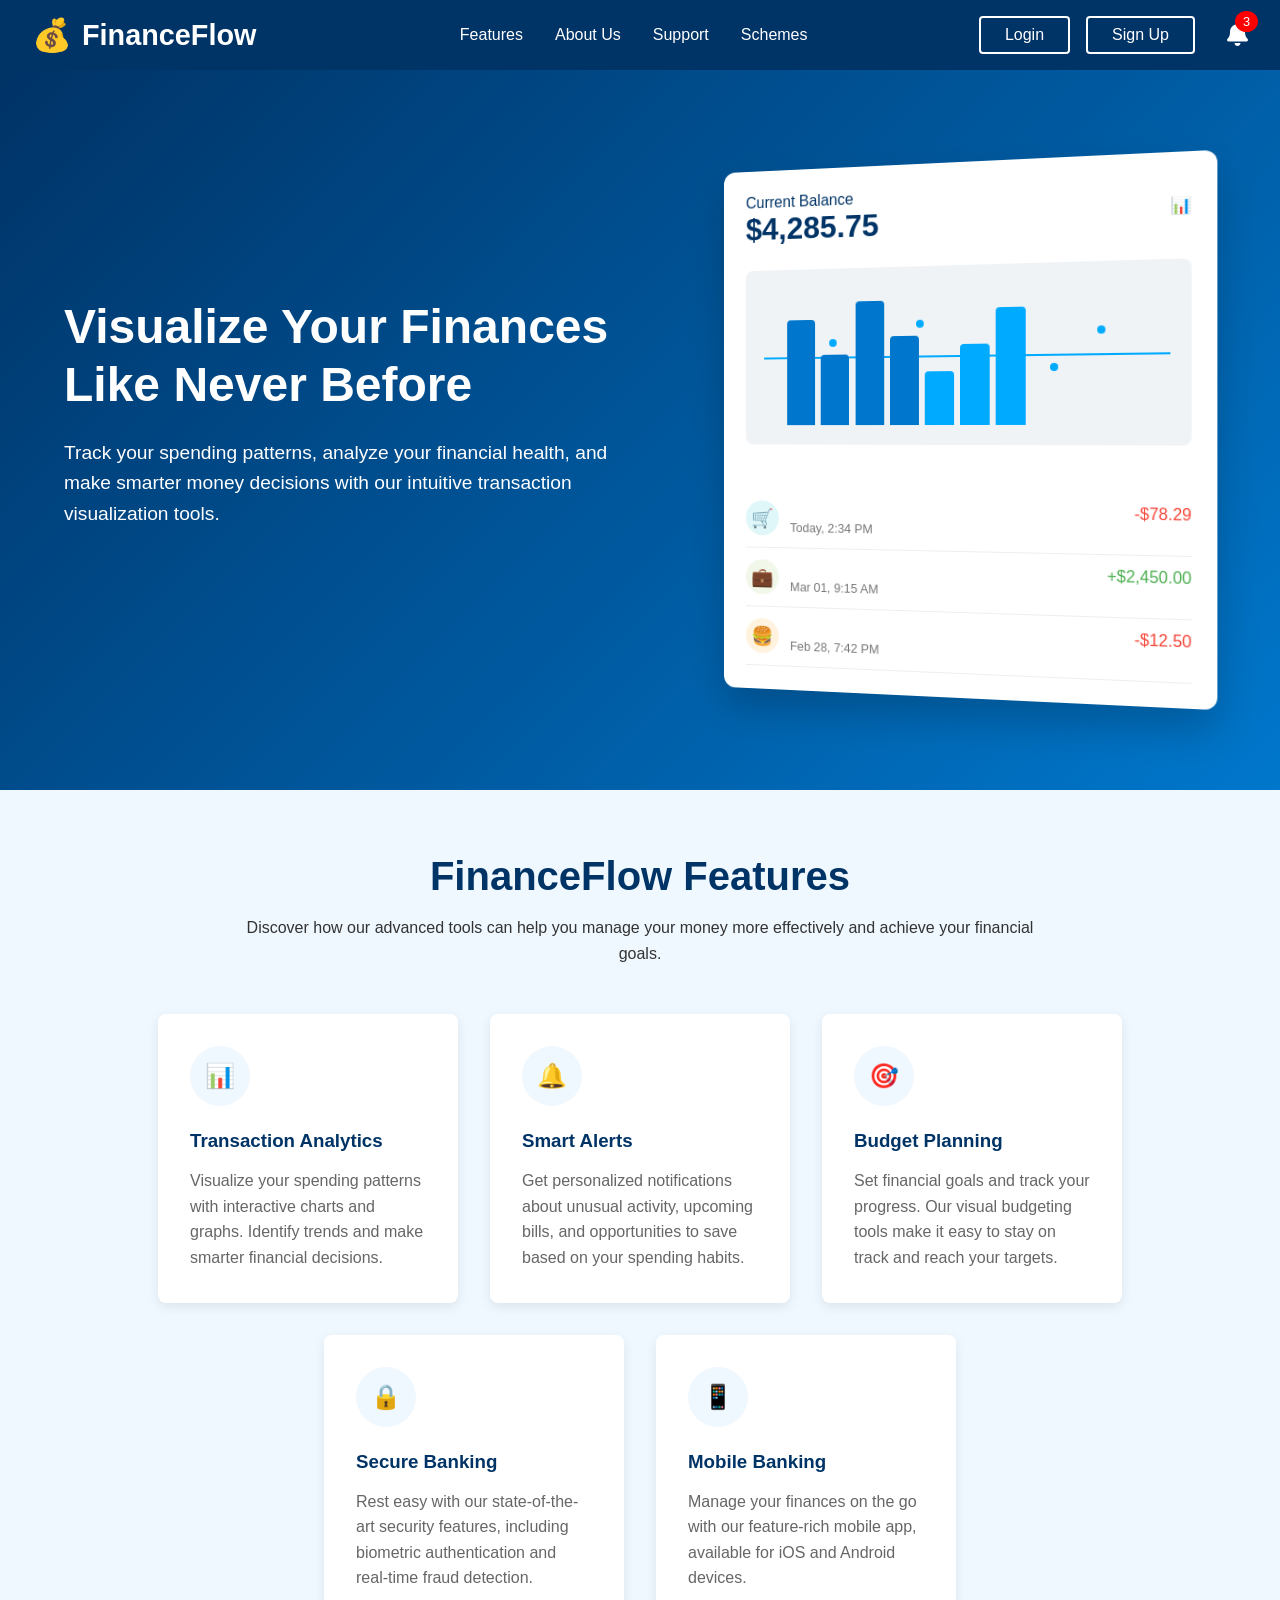
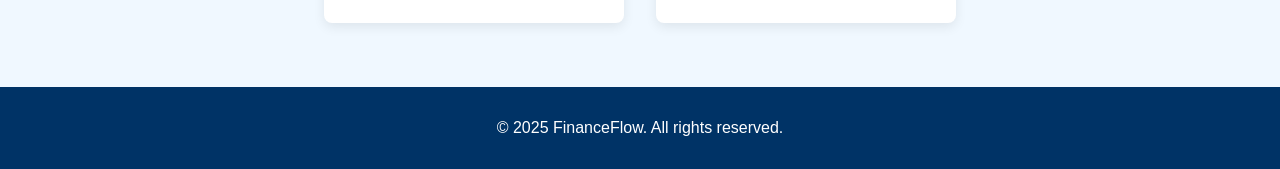
<file: index.html>
<!DOCTYPE html>
<html lang="en">
<head>
    <meta charset="UTF-8">
    <meta name="viewport" content="width=device-width, initial-scale=1.0">
    <title>FinanceFlow - Smart Banking Solutions</title>
    <!-- Font Awesome for Icons -->
    <link rel="stylesheet" href="https://cdnjs.cloudflare.com/ajax/libs/font-awesome/6.0.0-beta3/css/all.min.css">
    <style>
        :root {
            --primary: #003366;
            --secondary: #0077cc;
            --accent: #00aaff;
            --light: #f0f8ff;
            --gray: #f0f3f6;
            --text: #333333;
        }
       
        * {
            margin: 0;
            padding: 0;
            box-sizing: border-box;
            font-family: 'Segoe UI', Tahoma, Geneva, Verdana, sans-serif;
        }
       
        body {
            color: var(--text);
            background-color: var(--light);
        }
       
        header {
            background-color: var(--primary);
            color: white;
            padding: 1rem 2rem;
            display: flex;
            justify-content: space-between;
            align-items: center;
        }
       
        .logo {
            font-size: 1.8rem;
            font-weight: bold;
            display: flex;
            align-items: center;
        }
       
        .logo-icon {
            margin-right: 10px;
            font-size: 2rem;
        }
       
        nav ul {
            display: flex;
            list-style: none;
        }
       
        nav ul li {
            margin-left: 2rem;
        }
       
        nav ul li a {
            color: white;
            text-decoration: none;
            font-weight: 500;
        }
       
        .auth-buttons {
            display: flex;
            gap: 1rem;
            align-items: center;
        }
       
        .btn {
            padding: 0.5rem 1.5rem;
            border-radius: 4px;
            font-weight: 500;
            cursor: pointer;
            transition: all 0.3s;
            text-decoration: none;
        }
       
        .btn-outline {
            border: 2px solid white;
            color: white;
            background: transparent;
        }
       
        .btn-primary {
            background-color: var(--accent);
            color: white;
            border: none;
        }
       
        .btn:hover {
            transform: translateY(-2px);
            box-shadow: 0 4px 8px rgba(0, 0, 0, 0.1);
        }

        /* Notification Icon */
        .notification-icon {
            position: relative;
            cursor: pointer;
            font-size: 1.5rem;
            color: white;
            margin-left: 1rem;
        }

        .notification-icon::after {
            content: "3"; /* Example notification count */
            position: absolute;
            top: -10px;
            right: -10px;
            background-color: red;
            color: white;
            font-size: 0.8rem;
            padding: 0.2rem 0.5rem;
            border-radius: 50%;
        }

        /* Notification Dropdown */
        .notification-dropdown {
            display: none;
            position: absolute;
            top: 50px;
            right: 20px;
            background: white;
            border-radius: 8px;
            box-shadow: 0 4px 12px rgba(0, 0, 0, 0.1);
            width: 300px;
            z-index: 1000;
        }

        .notification-dropdown.show {
            display: block;
        }

        .notification-item {
            padding: 1rem;
            border-bottom: 1px solid #eee;
            color: var(--text);
        }

        .notification-item:last-child {
            border-bottom: none;
        }

        .notification-item p {
            margin: 0;
            font-size: 0.9rem;
        }

        .notification-item small {
            color: #777;
            font-size: 0.8rem;
        }
       
        .hero {
            display: flex;
            padding: 2rem;
            align-items: center;
            min-height: 80vh;
            background: linear-gradient(135deg, var(--primary) 0%, var(--secondary) 100%);
            color: white;
        }
       
        .hero-content {
            flex: 1;
            padding: 2rem;
        }
       
        .hero h1 {
            font-size: 3rem;
            margin-bottom: 1.5rem;
            line-height: 1.2;
        }
       
        .hero p {
            font-size: 1.2rem;
            margin-bottom: 2rem;
            max-width: 600px;
            line-height: 1.6;
        }
       
        .dashboard-preview {
            flex: 1;
            display: flex;
            justify-content: center;
            perspective: 1000px;
        }
       
        .dashboard-card {
            background: white;
            border-radius: 12px;
            box-shadow: 0 20px 40px rgba(0, 0, 0, 0.2);
            padding: 1.5rem;
            width: 90%;
            max-width: 500px;
            transform: rotateY(-10deg);
            position: relative;
            overflow: hidden;
        }
       
        .card-header {
            display: flex;
            justify-content: space-between;
            margin-bottom: 1.5rem;
            align-items: center;
        }
       
        .balance {
            color: var(--primary);
        }
       
        .balance-amount {
            font-size: 2rem;
            font-weight: bold;
        }
       
        .chart-container {
            background: var(--gray);
            border-radius: 8px;
            height: 180px;
            padding: 1rem;
            margin-bottom: 1rem;
            position: relative;
        }
       
        .transactions {
            margin-top: 1.5rem;
        }
       
        .transaction-item {
            display: flex;
            justify-content: space-between;
            padding: 0.75rem 0;
            border-bottom: 1px solid #eee;
        }
       
        .transaction-icon {
            width: 36px;
            height: 36px;
            border-radius: 50%;
            display: flex;
            align-items: center;
            justify-content: center;
            margin-right: 12px;
            font-size: 1.2rem;
        }
       
        .transaction-details {
            flex-grow: 1;
        }
       
        .transaction-name {
            font-weight: 500;
        }
       
        .transaction-date {
            font-size: 0.8rem;
            color: #777;
        }
       
        .transaction-amount {
            font-weight: 500;
        }
       
        .features {
            padding: 4rem 2rem;
            text-align: center;
        }
       
        .features h2 {
            font-size: 2.5rem;
            margin-bottom: 1rem;
            color: var(--primary);
        }
       
        .features-desc {
            max-width: 800px;
            margin: 0 auto 3rem;
            line-height: 1.6;
        }
       
        .feature-cards {
            display: flex;
            flex-wrap: wrap;
            justify-content: center;
            gap: 2rem;
        }
       
        .feature-card {
            background: white;
            border-radius: 8px;
            box-shadow: 0 4px 12px rgba(0, 0, 0, 0.08);
            padding: 2rem;
            width: 300px;
            text-align: left;
            transition: transform 0.3s;
        }
       
        .feature-card:hover {
            transform: translateY(-10px);
        }
       
        .feature-icon {
            background-color: var(--light);
            width: 60px;
            height: 60px;
            border-radius: 50%;
            display: flex;
            align-items: center;
            justify-content: center;
            font-size: 1.5rem;
            color: var(--secondary);
            margin-bottom: 1.5rem;
        }
       
        .feature-card h3 {
            margin-bottom: 1rem;
            color: var(--primary);
        }
       
        .feature-card p {
            line-height: 1.6;
            color: #666;
        }
       
        .chart-bar {
            position: absolute;
            bottom: 20px;
            width: 30px;
            background: var(--secondary);
            border-radius: 4px 4px 0 0;
        }
       
        .chart-line {
            position: absolute;
            left: 20px;
            right: 20px;
            height: 2px;
            background: var(--accent);
            top: 50%;
        }
       
        .chart-dot {
            position: absolute;
            width: 8px;
            height: 8px;
            border-radius: 50%;
            background: var(--accent);
        }
       
        footer {
            background-color: var(--primary);
            color: white;
            padding: 2rem;
            text-align: center;
        }
       
        .transaction-left {
            display: flex;
            align-items: center;
        }
       
        @media (max-width: 920px) {
            .hero {
                flex-direction: column;
                padding-bottom: 4rem;
            }
           
            .dashboard-preview {
                margin-top: 2rem;
                width: 100%;
            }
           
            .dashboard-card {
                transform: none;
                width: 100%;
            }
        }
       
        @media (max-width: 768px) {
            header {
                flex-direction: column;
                gap: 1rem;
                padding: 1rem;
            }
           
            nav ul {
                margin: 1rem 0;
            }
           
            nav ul li {
                margin-left: 1rem;
                margin-right: 1rem;
            }
           
            .hero h1 {
                font-size: 2.5rem;
            }
           
            .feature-cards {
                flex-direction: column;
                align-items: center;
            }
        }
    </style>
</head>
<body>
    <header>
        <div class="logo">
            <div class="logo-icon">💰</div>
            <div>FinanceFlow</div>
        </div>
        <nav>
            <ul>
                <li><a href="features.html">Features</a></li>
                <li><a href="about.html">About Us</a></li>
                <li><a href="support.html">Support</a></li>
                <li><a href="schemes.html">Schemes</a></li> <!-- Added Schemes Link -->
            </ul>
        </nav>
        <div class="auth-buttons">
            <a href="login.html" class="btn btn-outline">Login</a>
            <a href="registration.html" class="btn btn-outline">Sign Up</a>
            <!-- Notification Icon -->
            <div class="notification-icon" onclick="toggleNotifications()">
                <i class="fas fa-bell"></i>
                <!-- Notification Dropdown -->
                <div class="notification-dropdown" id="notificationDropdown">
                    <div class="notification-item">
                        <p>New government scheme available!</p>
                        <small>2 hours ago</small>
                    </div>
                    <div class="notification-item">
                        <p>Your account has been successfully registered.</p>
                        <small>1 day ago</small>
                    </div>
                </div>
            </div>
        </div>
    </header>
   
    <section class="hero">
        <div class="hero-content">
            <h1>Visualize Your Finances Like Never Before</h1>
            <p>Track your spending patterns, analyze your financial health, and make smarter money decisions with our intuitive transaction visualization tools.</p>
        </div>
       
        <div class="dashboard-preview">
            <div class="dashboard-card">
                <div class="card-header">
                    <div class="balance">
                        <div>Current Balance</div>
                        <div class="balance-amount">$4,285.75</div>
                    </div>
                    <div>📊</div>
                </div>
               
                <div class="chart-container">
                    <div class="chart-line"></div>
                    <div class="chart-dot" style="left: 20%; top: 40%"></div>
                    <div class="chart-dot" style="left: 30%; top: 45%"></div>
                    <div class="chart-dot" style="left: 40%; top: 30%"></div>
                    <div class="chart-dot" style="left: 50%; top: 60%"></div>
                    <div class="chart-dot" style="left: 60%; top: 25%"></div>
                    <div class="chart-dot" style="left: 70%; top: 55%"></div>
                    <div class="chart-dot" style="left: 80%; top: 35%"></div>
                   
                    <div class="chart-bar" style="left: 10%; height: 60%; background-color: #0077cc;"></div>
                    <div class="chart-bar" style="left: 18%; height: 40%; background-color: #0077cc;"></div>
                    <div class="chart-bar" style="left: 26%; height: 70%; background-color: #0077cc;"></div>
                    <div class="chart-bar" style="left: 34%; height: 50%; background-color: #0077cc;"></div>
                    <div class="chart-bar" style="left: 42%; height: 30%; background-color: #00aaff;"></div>
                    <div class="chart-bar" style="left: 50%; height: 45%; background-color: #00aaff;"></div>
                    <div class="chart-bar" style="left: 58%; height: 65%; background-color: #00aaff;"></div>
                </div>
               
                <div class="transactions">
                    <h3>Recent Transactions</h3>
                   
                    <div class="transaction-item">
                        <div class="transaction-left">
                            <div class="transaction-icon" style="background-color: #e0f7fa;">🛒</div>
                            <div class="transaction-details">
                                <div class="transaction-name">Grocery Store</div>
                                <div class="transaction-date">Today, 2:34 PM</div>
                            </div>
                        </div>
                        <div class="transaction-amount" style="color: #f44336;">-$78.29</div>
                    </div>
                   
                    <div class="transaction-item">
                        <div class="transaction-left">
                            <div class="transaction-icon" style="background-color: #f1f8e9;">💼</div>
                            <div class="transaction-details">
                                <div class="transaction-name">Salary Deposit</div>
                                <div class="transaction-date">Mar 01, 9:15 AM</div>
                            </div>
                        </div>
                        <div class="transaction-amount" style="color: #4caf50;">+$2,450.00</div>
                    </div>
                   
                    <div class="transaction-item">
                        <div class="transaction-left">
                            <div class="transaction-icon" style="background-color: #fff3e0;">🍔</div>
                            <div class="transaction-details">
                                <div class="transaction-name">Fast Food</div>
                                <div class="transaction-date">Feb 28, 7:42 PM</div>
                            </div>
                        </div>
                        <div class="transaction-amount" style="color: #f44336;">-$12.50</div>
                    </div>
                </div>
            </div>
        </div>
    </section>
   
    <section class="features">
        <h2>FinanceFlow Features</h2>
        <p class="features-desc">Discover how our advanced tools can help you manage your money more effectively and achieve your financial goals.</p>
       
        <div class="feature-cards">
            <div class="feature-card">
                <div class="feature-icon">📊</div>
                <h3>Transaction Analytics</h3>
                <p>Visualize your spending patterns with interactive charts and graphs. Identify trends and make smarter financial decisions.</p>
            </div>
           
            <div class="feature-card">
                <div class="feature-icon">🔔</div>
                <h3>Smart Alerts</h3>
                <p>Get personalized notifications about unusual activity, upcoming bills, and opportunities to save based on your spending habits.</p>
            </div>
           
            <div class="feature-card">
                <div class="feature-icon">🎯</div>
                <h3>Budget Planning</h3>
                <p>Set financial goals and track your progress. Our visual budgeting tools make it easy to stay on track and reach your targets.</p>
            </div>
           
            <div class="feature-card">
                <div class="feature-icon">🔒</div>
                <h3>Secure Banking</h3>
                <p>Rest easy with our state-of-the-art security features, including biometric authentication and real-time fraud detection.</p>
            </div>
           
            <div class="feature-card">
                <div class="feature-icon">📱</div>
                <h3>Mobile Banking</h3>
                <p>Manage your finances on the go with our feature-rich mobile app, available for iOS and Android devices.</p>
            </div>
        </div>
    </section>
   
    <footer>
        <p>&copy; 2025 FinanceFlow. All rights reserved.</p>
    </footer>

    <script>
        // Toggle Notification Dropdown
        function toggleNotifications() {
            const dropdown = document.getElementById("notificationDropdown");
            dropdown.classList.toggle("show");
        }

        // Close dropdown when clicking outside
        window.onclick = function(event) {
            if (!event.target.matches('.notification-icon')) {
                const dropdown = document.getElementById("notificationDropdown");
                if (dropdown.classList.contains('show')) {
                    dropdown.classList.remove('show');
                }
            }
        };
    </script>
</body>
</html>
</file>
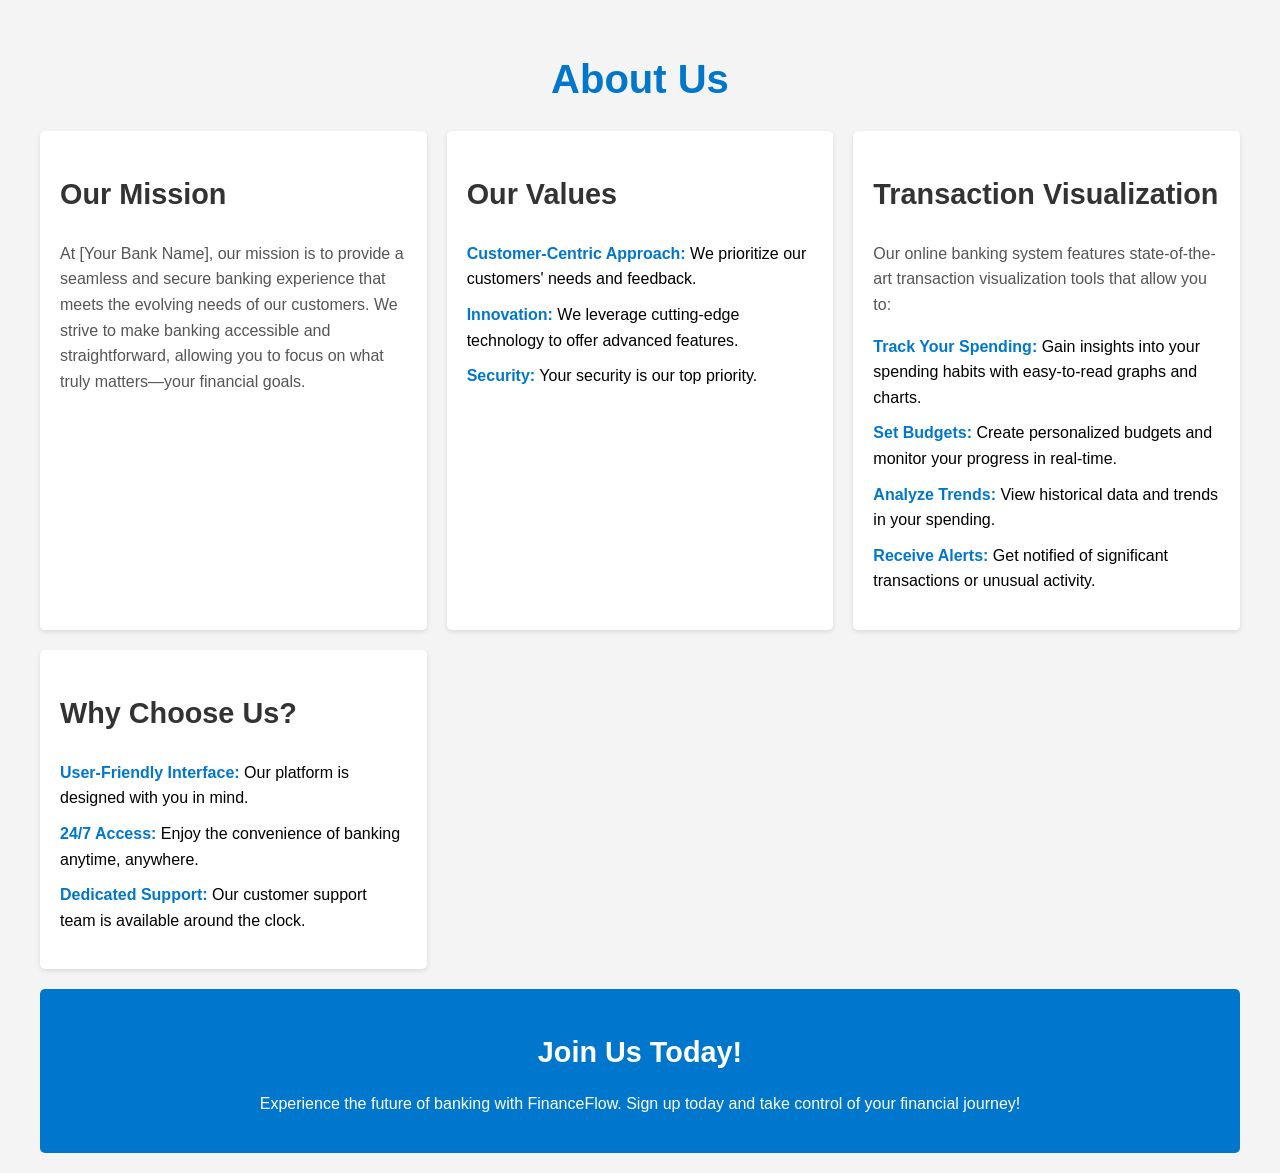
<file: about.html>
<!DOCTYPE html>
<html lang="en">
<head>
    <meta charset="UTF-8">
    <meta name="viewport" content="width=device-width, initial-scale=1.0">
    <title>About Us - Online Banking System</title>
    <style>
        /* General Styles */
        body {
            font-family: Arial, sans-serif;
            background-color: #f4f4f4;
            margin: 0;
            padding: 20px;
            line-height: 1.6;
        }

        header {
            text-align: center;
            margin-bottom: 20px;
        }

        h1 {
            color: #0077cc;
            font-size: 2.5rem;
            margin-bottom: 10px;
        }

        h2 {
            color: #333;
            margin-top: 20px;
            font-size: 1.8rem;
        }

        section {
            background: #fff;
            padding: 20px;
            border-radius: 5px;
            box-shadow: 0 2px 5px rgba(0, 0, 0, 0.1);
            margin-bottom: 20px;
        }

        p {
            color: #555;
            font-size: 1rem;
        }

        ul {
            list-style-type: none;
            padding: 0;
        }

        li {
            margin: 10px 0;
            font-size: 1rem;
        }

        strong {
            color: #0077cc;
        }

        footer {
            text-align: center;
            margin-top: 20px;
            padding: 20px;
            background: #0077cc;
            color: white;
            border-radius: 5px;
        }

        footer h2 {
            color: white;
            margin-bottom: 10px;
        }

        footer p {
            color: white;
            font-size: 1rem;
        }

        /* Responsive Design */
        @media (max-width: 768px) {
            h1 {
                font-size: 2rem;
            }

            h2 {
                font-size: 1.5rem;
            }

            section {
                padding: 15px;
            }

            p, li {
                font-size: 0.9rem;
            }
        }

        @media (max-width: 480px) {
            h1 {
                font-size: 1.8rem;
            }

            h2 {
                font-size: 1.3rem;
            }

            section {
                padding: 10px;
            }

            p, li {
                font-size: 0.85rem;
            }

            footer {
                padding: 15px;
            }

            footer h2 {
                font-size: 1.2rem;
            }

            footer p {
                font-size: 0.85rem;
            }
        }

        /* Flexbox for Layout */
        .container {
            max-width: 1200px;
            margin: 0 auto;
            padding: 0 20px;
        }

        .grid {
            display: grid;
            grid-template-columns: repeat(auto-fit, minmax(300px, 1fr));
            gap: 20px;
        }

        .grid section {
            margin-bottom: 0;
        }
    </style>
</head>
<body>
    <div class="container">
        <header>
            <h1>About Us</h1>
        </header>

        <div class="grid">
            <section id="mission">
                <h2>Our Mission</h2>
                <p>At [Your Bank Name], our mission is to provide a seamless and secure banking experience that meets the evolving needs of our customers. We strive to make banking accessible and straightforward, allowing you to focus on what truly matters—your financial goals.</p>
            </section>

            <section id="values">
                <h2>Our Values</h2>
                <ul>
                    <li><strong>Customer-Centric Approach:</strong> We prioritize our customers' needs and feedback.</li>
                    <li><strong>Innovation:</strong> We leverage cutting-edge technology to offer advanced features.</li>
                    <li><strong>Security:</strong> Your security is our top priority.</li>
                </ul>
            </section>

            <section id="transaction-visualization">
                <h2>Transaction Visualization</h2>
                <p>Our online banking system features state-of-the-art transaction visualization tools that allow you to:</p>
                <ul>
                    <li><strong>Track Your Spending:</strong> Gain insights into your spending habits with easy-to-read graphs and charts.</li>
                    <li><strong>Set Budgets:</strong> Create personalized budgets and monitor your progress in real-time.</li>
                    <li><strong>Analyze Trends:</strong> View historical data and trends in your spending.</li>
                    <li><strong>Receive Alerts:</strong> Get notified of significant transactions or unusual activity.</li>
                </ul>
            </section>

            <section id="why-choose-us">
                <h2>Why Choose Us?</h2>
                <ul>
                    <li><strong>User-Friendly Interface:</strong> Our platform is designed with you in mind.</li>
                    <li><strong>24/7 Access:</strong> Enjoy the convenience of banking anytime, anywhere.</li>
                    <li><strong>Dedicated Support:</strong> Our customer support team is available around the clock.</li>
                </ul>
            </section>
        </div>

        <footer>
            <h2>Join Us Today!</h2>
            <p>Experience the future of banking with FinanceFlow. Sign up today and take control of your financial journey!</p>
        </footer>
    </div>
</body>
</html>
</file>
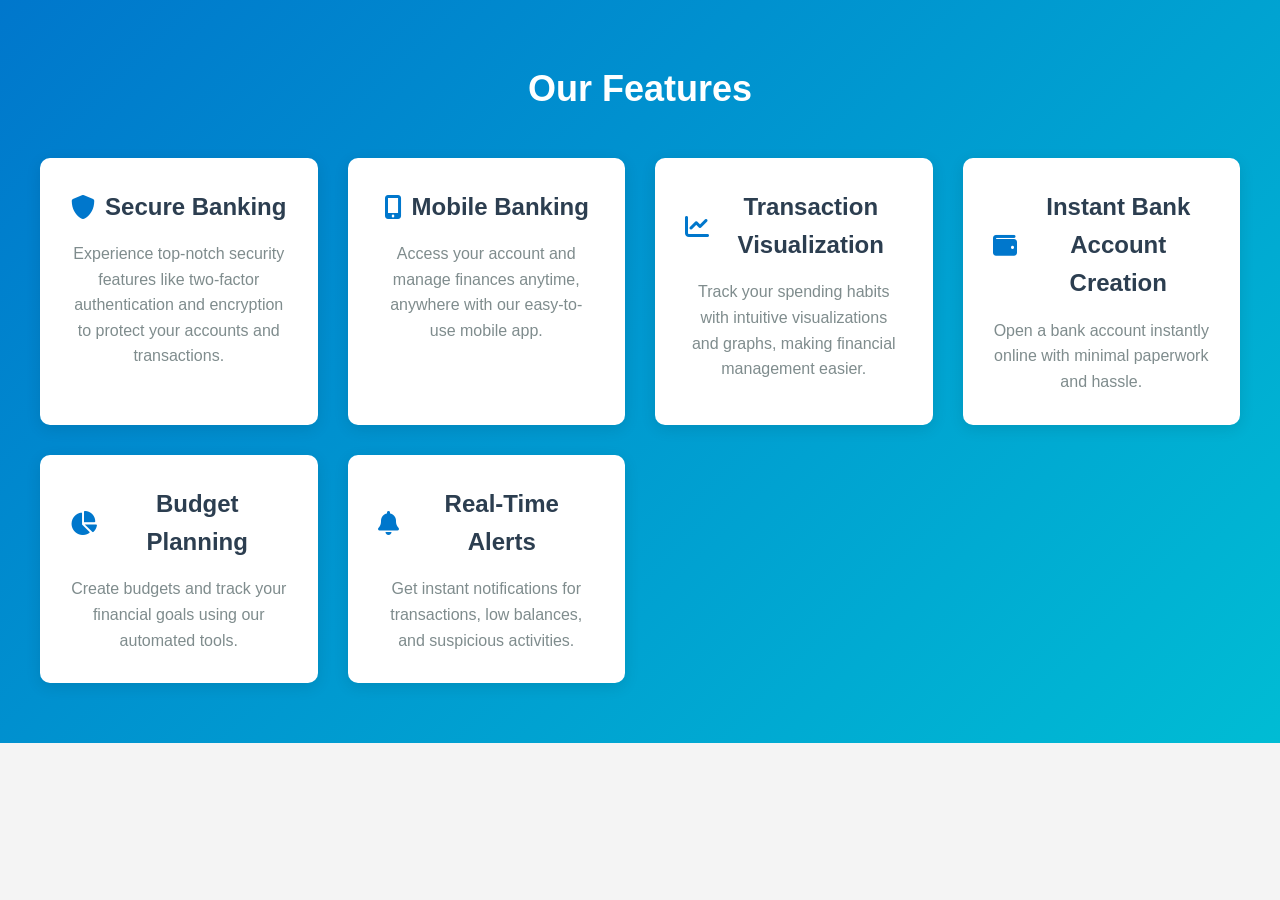
<file: features.html>
<!DOCTYPE html>
<html lang="en">
<head>
    <meta charset="UTF-8">
    <meta name="viewport" content="width=device-width, initial-scale=1.0">
    <title>Features - Online Banking System</title>
    <!-- Font Awesome for Icons -->
    <link rel="stylesheet" href="https://cdnjs.cloudflare.com/ajax/libs/font-awesome/6.0.0-beta3/css/all.min.css">
    <style>
        /* General Reset */
        body, h1, h2, h3, p, ul {
            margin: 0;
            padding: 0;
            font-family: Arial, sans-serif;
        }

        /* Body and Background */
        body {
            background-color: #f4f4f4;
            font-size: 16px;
            line-height: 1.6;
        }

        /* Features Section */
        #features {
            padding: 60px 20px;
            text-align: center;
            background: linear-gradient(135deg, #0077cc, #00bcd4);
            color: white;
        }

        #features h2 {
            font-size: 36px;
            margin-bottom: 40px;
            font-weight: bold;
        }

        #features ul {
            list-style-type: none;
            padding: 0;
            display: grid;
            grid-template-columns: repeat(auto-fit, minmax(250px, 1fr));
            gap: 30px;
            max-width: 1200px;
            margin: 0 auto;
        }

        #features li {
            background: white;
            padding: 30px;
            border-radius: 10px;
            box-shadow: 0 4px 15px rgba(0, 0, 0, 0.1);
            transition: transform 0.3s ease, box-shadow 0.3s ease;
        }

        #features li:hover {
            transform: translateY(-10px);
            box-shadow: 0 8px 20px rgba(0, 0, 0, 0.2);
        }

        #features h3 {
            font-size: 24px;
            color: #2c3e50;
            margin-bottom: 15px;
            display: flex;
            align-items: center;
            justify-content: center;
        }

        #features h3 i {
            margin-right: 10px;
            color: #0077cc;
        }

        #features p {
            font-size: 16px;
            color: #7f8c8d;
            line-height: 1.6;
        }

        /* Mobile Responsive */
        @media (max-width: 768px) {
            #features h2 {
                font-size: 28px;
            }

            #features h3 {
                font-size: 20px;
            }

            #features p {
                font-size: 14px;
            }

            #features ul {
                grid-template-columns: 1fr;
            }
        }
    </style>
</head>
<body>

<!-- Features Section -->
<section id="features">
    <h2>Our Features</h2>
    <ul>
        <li>
            <h3><i class="fas fa-shield-alt"></i>Secure Banking</h3>
            <p>Experience top-notch security features like two-factor authentication and encryption to protect your accounts and transactions.</p>
        </li>
        <li>
            <h3><i class="fas fa-mobile-alt"></i>Mobile Banking</h3>
            <p>Access your account and manage finances anytime, anywhere with our easy-to-use mobile app.</p>
        </li>
        <li>
            <h3><i class="fas fa-chart-line"></i>Transaction Visualization</h3>
            <p>Track your spending habits with intuitive visualizations and graphs, making financial management easier.</p>
        </li>
        <li>
            <h3><i class="fas fa-wallet"></i>Instant Bank Account Creation</h3>
            <p>Open a bank account instantly online with minimal paperwork and hassle.</p>
        </li>
        <li>
            <h3><i class="fas fa-chart-pie"></i>Budget Planning</h3>
            <p>Create budgets and track your financial goals using our automated tools.</p>
        </li>
        <li>
            <h3><i class="fas fa-bell"></i>Real-Time Alerts</h3>
            <p>Get instant notifications for transactions, low balances, and suspicious activities.</p>
        </li>
    </ul>
</section>

</body>
</html>
</file>
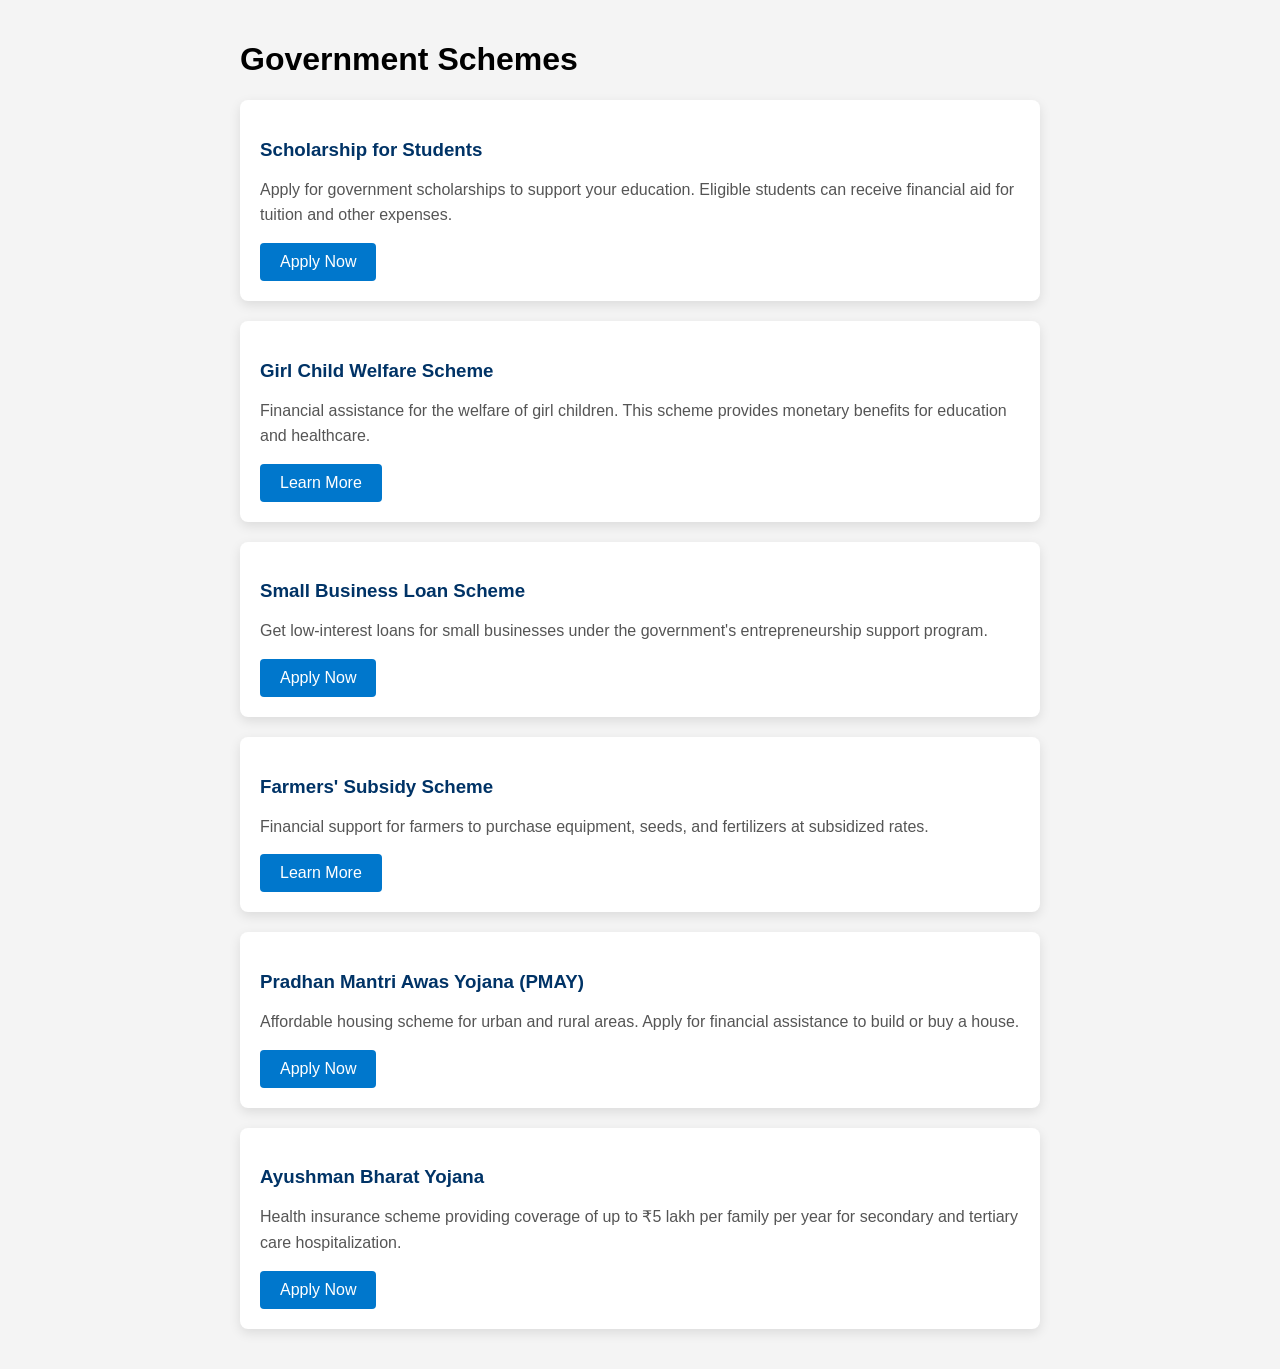
<file: schemes.html>
<!DOCTYPE html>
<html lang="en">
<head>
    <meta charset="UTF-8">
    <meta name="viewport" content="width=device-width, initial-scale=1.0">
    <title>Government Schemes - FinanceFlow</title>
    <style>
        /* General Styles */
        body {
            font-family: Arial, sans-serif;
            background-color: #f4f4f4;
            margin: 0;
            padding: 20px;
        }

        .scheme-list {
            max-width: 800px;
            margin: 0 auto;
        }

        .scheme-item {
            background: white;
            padding: 20px;
            border-radius: 8px;
            box-shadow: 0 4px 12px rgba(0, 0, 0, 0.1);
            margin-bottom: 20px;
        }

        .scheme-item h3 {
            color: #003366;
            margin-bottom: 10px;
        }

        .scheme-item p {
            color: #555;
            line-height: 1.6;
            margin-bottom: 15px;
        }

        .scheme-item a {
            display: inline-block;
            padding: 10px 20px;
            background: #0077cc;
            color: white;
            text-decoration: none;
            border-radius: 4px;
            transition: background 0.3s ease;
        }

        .scheme-item a:hover {
            background: #0056b3;
        }
    </style>
</head>
<body>
    <div class="scheme-list">
        <h1>Government Schemes</h1>
        
        <!-- Scholarship for Students -->
        <div class="scheme-item">
            <h3>Scholarship for Students</h3>
            <p>Apply for government scholarships to support your education. Eligible students can receive financial aid for tuition and other expenses.</p>
            <a href="https://scholarships.gov.in" target="_blank">Apply Now</a>
        </div>

        <!-- Girl Child Welfare Scheme -->
        <div class="scheme-item">
            <h3>Girl Child Welfare Scheme</h3>
            <p>Financial assistance for the welfare of girl children. This scheme provides monetary benefits for education and healthcare.</p>
            <a href="https://wdcw.tg.nic.in" target="_blank">Learn More</a>
        </div>

        <!-- Small Business Loan Scheme -->
        <div class="scheme-item">
            <h3>Small Business Loan Scheme</h3>
            <p>Get low-interest loans for small businesses under the government's entrepreneurship support program.</p>
            <a href="https://www.udyamimitra.in" target="_blank">Apply Now</a>
        </div>

        <!-- Farmers' Subsidy Scheme -->
        <div class="scheme-item">
            <h3>Farmers' Subsidy Scheme</h3>
            <p>Financial support for farmers to purchase equipment, seeds, and fertilizers at subsidized rates.</p>
            <a href="https://agrimachinery.nic.in" target="_blank">Learn More</a>
        </div>

        <!-- PMAY (Pradhan Mantri Awas Yojana) -->
        <div class="scheme-item">
            <h3>Pradhan Mantri Awas Yojana (PMAY)</h3>
            <p>Affordable housing scheme for urban and rural areas. Apply for financial assistance to build or buy a house.</p>
            <a href="https://pmaymis.gov.in" target="_blank">Apply Now</a>
        </div>

        <!-- Ayushman Bharat Yojana -->
        <div class="scheme-item">
            <h3>Ayushman Bharat Yojana</h3>
            <p>Health insurance scheme providing coverage of up to ₹5 lakh per family per year for secondary and tertiary care hospitalization.</p>
            <a href="https://pmjay.gov.in" target="_blank">Apply Now</a>
        </div>
    </div>
</body>
</html>
</file>
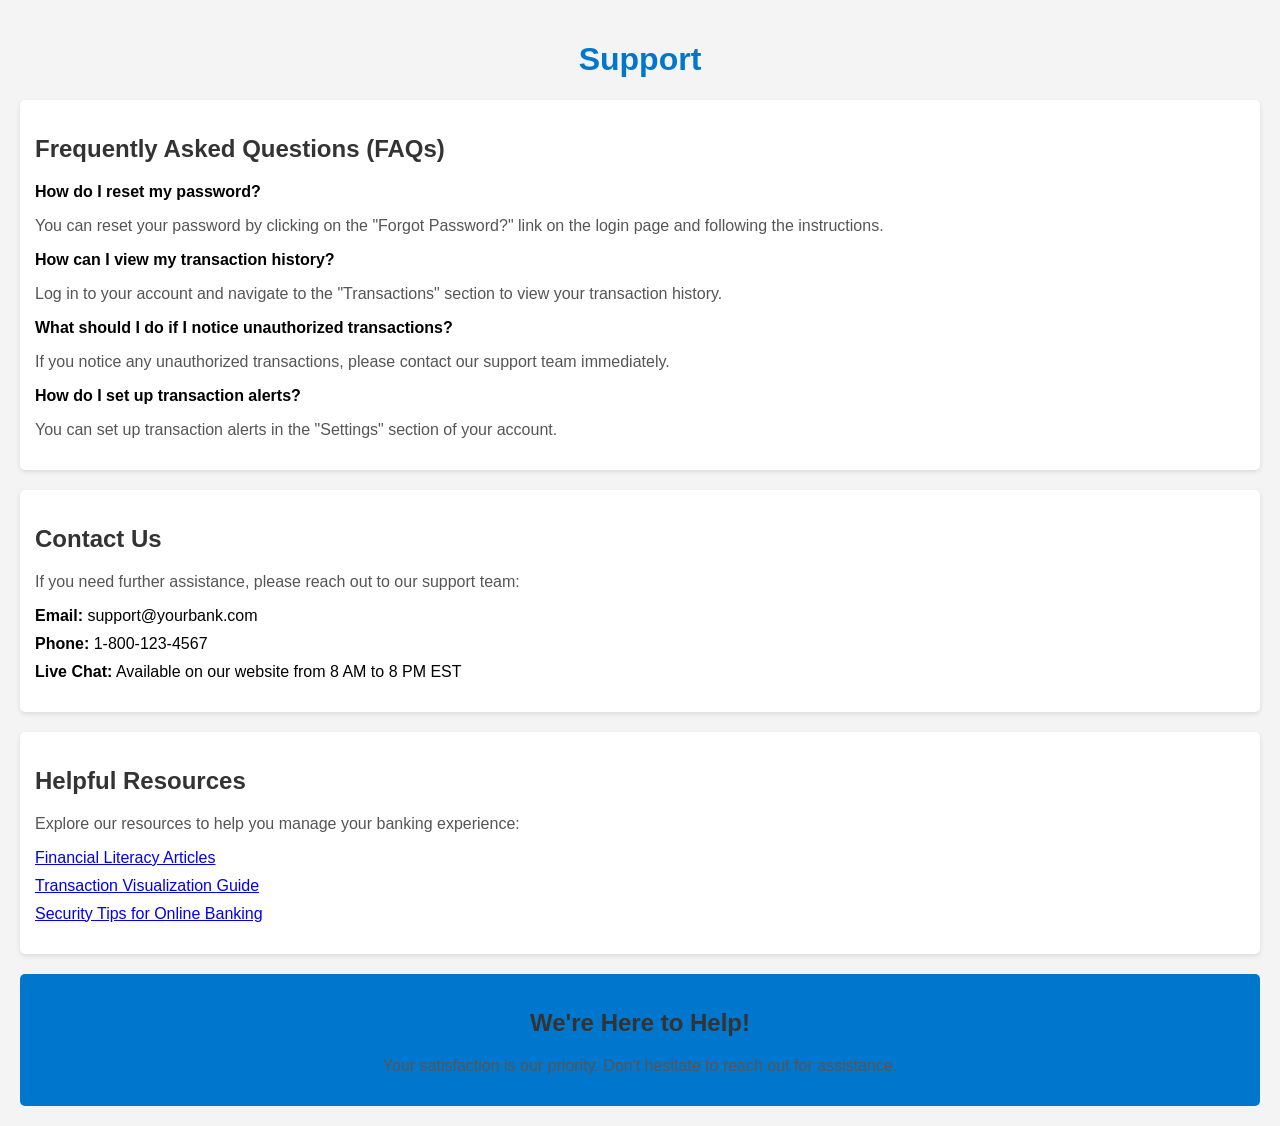
<file: support.html>
<!DOCTYPE html>
<html lang="en">
<head>
    <meta charset="UTF-8">
    <meta name="viewport" content="width=device-width, initial-scale=1.0">
    <title>Support - Online Banking System</title>
    <style>
        body {
            font-family: Arial, sans-serif;
            background-color: #f4f4f4;
            margin: 0;
            padding: 20px;
        }

        header {
            text-align: center;
            margin-bottom: 20px;
        }

        h1 {
            color: #0077cc;
        }

        h2 {
            color: #333;
            margin-top: 20px;
        }

        section {
            background: #fff;
            padding: 15px;
            border-radius: 5px;
            box-shadow: 0 2px 5px rgba(0, 0, 0, 0.1);
            margin-bottom: 20px;
        }

        p {
            color: #555;
        }

        ul {
            list-style-type: none;
            padding: 0;
        }

        li {
            margin: 10px 0;
        }

        footer {
            text-align: center;
            margin-top: 20px;
            padding: 15px;
            background: #0077cc;
            color: white;
            border-radius: 5px;
        }
    </style>
</head>
<body>
    <header>
        <h1>Support</h1>
    </header>

    <section id="faq">
        <h2>Frequently Asked Questions (FAQs)</h2>
        <ul>
            <li><strong>How do I reset my password?</strong>
                <p>You can reset your password by clicking on the "Forgot Password?" link on the login page and following the instructions.</p>
            </li>
            <li><strong>How can I view my transaction history?</strong>
                <p>Log in to your account and navigate to the "Transactions" section to view your transaction history.</p>
            </li>
            <li><strong>What should I do if I notice unauthorized transactions?</strong>
                <p>If you notice any unauthorized transactions, please contact our support team immediately.</p>
            </li>
            <li><strong>How do I set up transaction alerts?</strong>
                <p>You can set up transaction alerts in the "Settings" section of your account.</p>
            </li>
        </ul>
    </section>

    <section id="contact">
        <h2>Contact Us</h2>
        <p>If you need further assistance, please reach out to our support team:</p>
        <ul>
            <li><strong>Email:</strong> support@yourbank.com</li>
            <li><strong>Phone:</strong> 1-800-123-4567</li>
            <li><strong>Live Chat:</strong> Available on our website from 8 AM to 8 PM EST</li>
        </ul>
    </section>

    <section id="resources">
        <h2>Helpful Resources</h2>
        <p>Explore our resources to help you manage your banking experience:</p>
        <ul>
            <li><a href="financial-literacy.html">Financial Literacy Articles</a></li>
            <li><a href="transaction-visualization.html">Transaction Visualization Guide</a></li>
            <li><a href="security-tips.html">Security Tips for Online Banking</a></li>
        </ul>
    </section>

    <footer>
        <h2>We're Here to Help!</h2>
        <p>Your satisfaction is our priority. Don't hesitate to reach out for assistance.</p>
    </footer>
</body>
</html>
</file>
